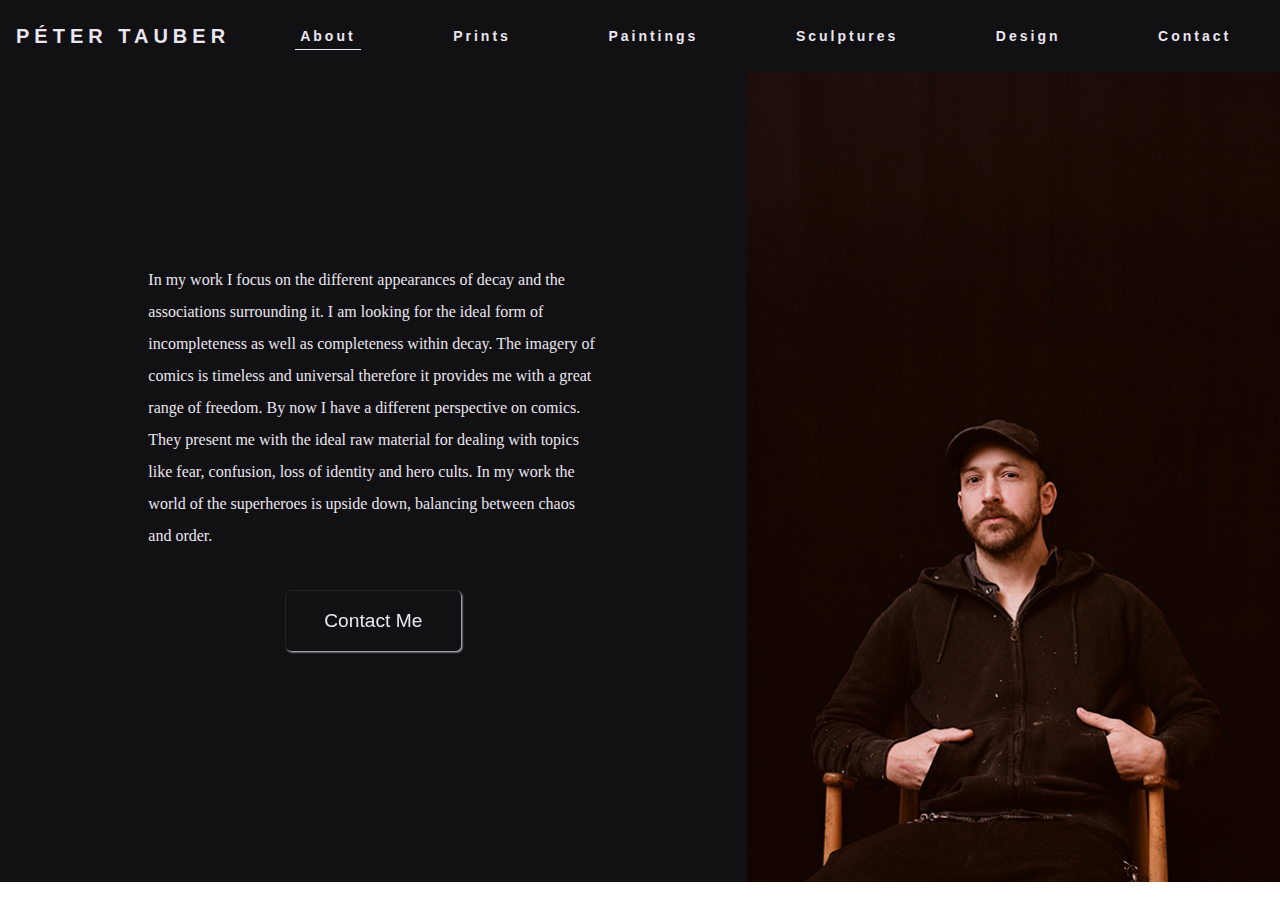
<file: about.html>
<!DOCTYPE html>
<html lang="en">
<head>
  <meta charset="UTF-8">
  <meta name="viewport" content="width=device-width, initial-scale=1.0">
  <meta http-equiv="X-UA-Compatible" content="ie=edge">
  <title>About</title>
  <link rel="stylesheet" href="./styles/style.min.css">
  <script src="./js/nav.js" defer></script>
</head>
<body>
  <nav>
  <div class="logo">
  <a href="./index.html">  <h4>Péter Tauber</h4></a>
  </div>
  <ul class="nav-links">
    <li><a href="./about.html" class="active">About</a></li>
    <li><a href="./prints.html">Prints</a></li>
    <li><a href="./paintings.html">Paintings</a></li>
    <li><a href="./sculptures.html">Sculptures</a></li>
    <li><a href="http://rostbrand.com" target="_blank">Design</a></li>
    <li><a href="./contact.html">Contact</a></li>
  </ul>
  <div class="burger">
    <div class="line1"></div>
     <div class="line2"></div>
     <div class="line3"></div>
  </div>
</nav>
  <section class="about" id="about">
    <div class="text">
    <p>In my work I focus on the different appearances of decay and the associations surrounding it. I am looking for the ideal form of incompleteness as well as completeness within decay. The imagery of comics is timeless and universal therefore it provides me with a great range of freedom. By now I have a different perspective on comics. They present me with the ideal raw material for dealing with topics like fear, confusion, loss of identity and hero cults. In my work the world of the superheroes is upside down, balancing between chaos and order. </p>

    <!-- <p>
Mein Hauptaugenmerk lege ich auf die verschiedenen Erscheinungen des Zerfalls und die mit ihr verbundenen Assoziationen. Ich suche so die ideale Form der Unvollständigkeit sowie die Vollständigkeit im Zerfall.
Die Bildsprache der Comics ist zeitlos und universell und bietet einen großen Spielraum für mich.
Mittlerweile habe ich eine andere Sichtweise auf Comics. Die liefern mir den idealen Rohstoff um Themen wie Angst, Verwirrung, Identitätsverlust oder Heldenkult zu bearbeiten.
Bei mir steht die Welt der Superhelden Kopf , balancierend zwischen Chaos und Ordnung. </p> -->
     <button><a href="./contact.html">Contact Me</a></button>
    </div>
    <div class="image">
      <img src="./img/peti.jpg" alt="Peter Tauber" id="peti">
      <div class="card-text">
        <ul>
          <li>
            Born in Budapest 1983
          </li>
          <li>2010 -2017 study on the Academy of Fine arts
             Vienna in the class of Prof. Daniel Richter.</li>
             <li>Currently lives and works in Vienna, Austria.</li>
        </ul>
      </div>
    </div>
  </section>

</body>
</html>
</file>
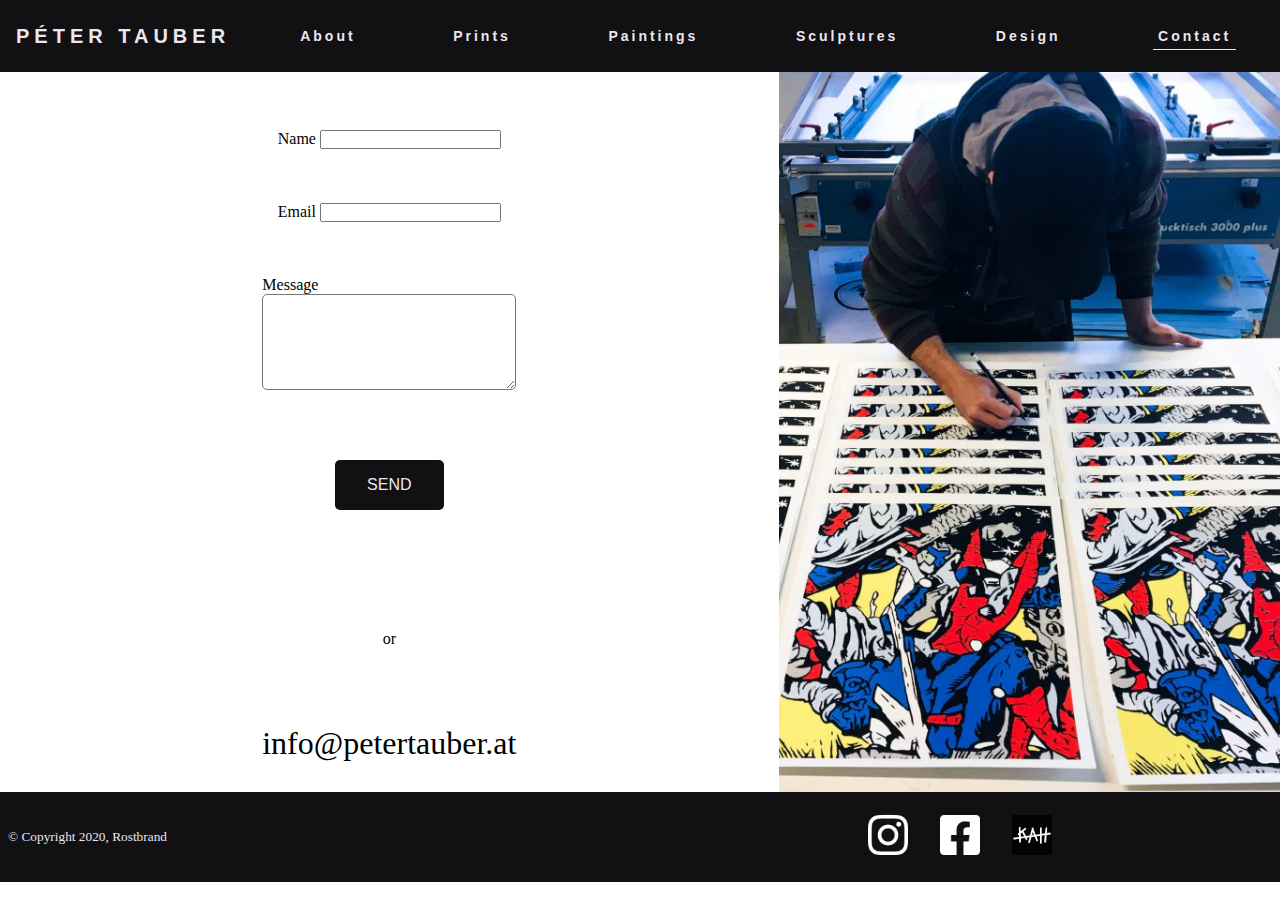
<file: contact.html>
<!DOCTYPE html>
<html lang="en">
<head>
  <meta charset="UTF-8">
  <meta name="viewport" content="width=device-width, initial-scale=1.0">
  <meta http-equiv="X-UA-Compatible" content="ie=edge">
  <title>Contact</title>
  <link rel="stylesheet" href="./styles/style.min.css">
  <script src="./js/nav.js" defer></script>
</head>
<body>
  <nav>
  <div class="logo">
    <a href="./index.html">  <h4>Péter Tauber</h4></a>
  </div>
  <ul class="nav-links">
    <li><a href="./about.html">About</a></li>
    <li><a href="./prints.html">Prints</a></li>
    <li><a href="./paintings.html">Paintings</a></li>
    <li><a href="./sculptures.html">Sculptures</a></li>
    <li><a href="http://rostbrand.com" target="_blank">Design</a></li>
    <li><a href="./contact.html" class="active">Contact</a></li>
  </ul>
  <div class="burger">
    <div class="line1"></div>
     <div class="line2"></div>
     <div class="line3"></div>
  </div>
</nav>
  <section class="contact">
    <div class="text">
  <form action="https://formspree.io/myynvoaj" method="POST">
      <div class="form-name">
      <label for="name">Name</label>
      <input type="text" id="name" name="name" required>
      </div>
      <div class="form-email">
      <label for="email">Email</label>
      <input type="email" id="email" name="name" required>
      </div>
      <div class="message">
      <label for="message">Message</label>
      <textarea name="message" id="message" required></textarea>
      </div>
      <input type="submit" class="submit" value="SEND">
    </form>
    <span>or</span>
<p class="email">  info@petertauber.at</p>
      </div>
      <div class="image">
        <img src="./img/contact.jpg" alt="Tauber Peter">
      </div>
  </section>
  <footer>
    <div class="copyright">
      <small>&copy; Copyright 2020, Rostbrand</small>
    </div>
   <div class="social-media">
     <a href="https://www.instagram.com/peter.tauber/" target="_blank"><img src="./img/insta.png" alt="instagram"></a>
     <a href="https://www.facebook.com/peter.tauber.9" target="_blank"><img src="./img/facebook.png" alt="facebook"></a>
     <a href="https://www.kunstabhinterhof.at/artist/peter-tauber/" target="_blank"><img src="./img/kah.png" alt="kunstabhinterhof"></a>
   </div>
  </footer>

</body>
</html>
</file>
<file: styles/style.min.css>
*{padding:0;margin:0;box-sizing:border-box}a{text-decoration:none;color:#ebe6f0}#app{position:relative;overflow-x:hidden}nav{position:relative;display:flex;justify-content:space-around;align-items:center;width:100%;min-height:8vh;font-family:'Poppins', sans-serif;background-color:#111012}.logo{color:#ebe6f0;text-transform:uppercase;letter-spacing:5px;font-size:20px;flex:1 1 15rem;padding-left:1rem}.nav-links{display:flex;justify-content:space-around;width:35%;list-style:none;flex:6 1 60rem}.nav-links a{text-decoration:none;color:#ebe6f0;font-weight:bold;font-size:14px;letter-spacing:3px;padding:5px;position:relative}.nav-links a:after{bottom:-1px;content:"";display:block;height:1px;left:50%;position:absolute;background:#ebe6f0;transition:width 0.3s ease 0s, left 0.3s ease 0s;width:0}.nav-links a:hover:after{width:100%;left:0}.nav-links a.active:after{width:100%;left:0}.burger{display:none;cursor:pointer}.burger div{width:25px;height:3px;background-color:#ebe6f0;margin:5px;border-radius:5px;transition:all 0.5s ease}@media screen and (max-width: 1024px){.nav-links{width:70%}}@media screen and (max-width: 768px){html,body{overflow-x:hidden}.nav-links{position:absolute;right:0px;height:82vh;top:8vh;display:flex;flex-direction:column;align-items:center;background-color:#111012;width:50%;transform:translatex(100%);transition:transform 0.5s ease-in}.nav-links li{opacity:0}.burger{display:block}}.nav-active{transform:translatex(0%)}@keyframes navLinkFade{from{opacity:0;transform:translatex(50px)}to{opacity:1;transform:translate(0px)}}.toggle .line1{transform:rotate(-45deg) translate(-5px, 6px)}.toggle .line2{opacity:0}.toggle .line3{transform:rotate(45deg) translate(-5px, -6px)}.hero{height:92vh;overflow:hidden}.hero img{height:100%;width:100%;object-fit:cover;pointer-events:none}.about{display:flex;flex-wrap:wrap;min-height:90vh;overflow:hidden;background-color:#111012;color:#ebe6f0}.about .text{display:flex;flex-direction:column;justify-content:center;align-items:center;flex:2 1 40rem}.about .text p{width:80%;max-width:450px;line-height:2rem}.about .text button{border:none;font-size:1.2rem;padding:1em 2em;margin:2em;background-color:#111012;border-radius:5px;filter:drop-shadow(1px 1px 1px #ebe6f0)}.about .text button:hover{opacity:0.7}.about .image{flex:1 1 30rem;max-width:100vw;position:relative}.about .image #peti{height:100%;width:100%;object-fit:cover}.about .image .card-text{width:80%;line-height:2rem;font-size:1.2rem;opacity:0;position:absolute;top:50%;left:50%;transform:translate(-50%, -50%);transition:opacity ease-out 350ms}.about .image:hover .card-text{opacity:1}.about .image img{transition:opacity ease-out 250ms}.about .image:hover img{opacity:0.2}footer{min-height:10vh;display:flex;flex-wrap:wrap;justify-content:space-between;align-items:center;flex-direction:row;background-color:#111012;color:#ebe6f0}footer .copyright{flex:1 1 40rem;display:flex;flex-wrap:wrap;justify-content:start;align-items:center;flex-direction:row;padding:0.5rem}footer .social-media{flex:1 1 40rem;display:flex;flex-wrap:wrap;justify-content:center;align-items:center;flex-direction:row;padding:0.5rem}footer .social-media a{margin:0.5rem 1rem}footer .social-media a img{max-width:2.5rem}.contact{display:flex;flex-wrap:wrap;min-height:80vh}.contact .text{flex:2 1 46rem;display:flex;flex-direction:column;justify-content:space-around;align-items:center}.contact .text form{display:flex;flex-direction:column;justify-content:space-around;align-items:center;min-height:50vh}.contact .text form textarea{padding:0.5rem;border-radius:5px;vertical-align:top;width:100%;min-height:6rem}.contact .text form .submit{border:none;font-size:1rem;padding:1em 2em;margin:1em;background-color:#111012;border-radius:5px;color:#ebe6f0}.contact .text span{margin:1em}.contact .text .email{font-size:2rem}.contact .image{flex:1 1 30rem}.contact .image img{height:100%;width:100%;object-fit:cover}.paintings,.prints,.sculptures,.thumb__gallery,.lighbox__gallery{display:flex;flex-wrap:wrap;justify-content:space-around;align-items:center;flex-direction:row;max-width:90vw;margin:auto;min-height:82vh}.prints .thumb__figure{width:300px;height:400px}.thumb__figure{width:200px;height:150px;transition:1s;padding:0.4rem;background:#f4f5f5;border:1px solid #dcdcdc;color:black;font-size:0.8rem;margin:1rem 1rem;cursor:pointer}.thumb__figure:hover{filter:grayscale(50%);transform:scale(1.1, 1.1)}.thumb__image{object-fit:cover;width:100%;height:100%}.thumb__caption{display:none}#lightbox{position:fixed;z-index:10;top:0;width:100%;height:100%;display:none}.lightbox__close{color:white;font-size:3rem;position:absolute;top:2vh;right:2vw;font-weight:bold}.lightbox__close:hover{color:#999;text-decoration:none;cursor:pointer}.lightbox__figure{position:relative;padding:0.8rem;background:#f4f5f5;border:1px solid #dcdcdc;width:-webkit-min-content;width:-moz-min-content;width:min-content}.lightbox__figure:hover .arrow{display:block}.lightbox__image{display:block;max-width:80vw;max-height:80vh;width:auto;height:auto}.ligthbox__caption{font-size:0.8rem}#lightbox.active{display:flex;flex-wrap:wrap;justify-content:center;align-items:center;flex-direction:row;background:rgba(0,0,0,0.9)}.arrow{cursor:pointer;position:absolute;top:50%;transform:translateY(-50%);padding:0.5em 1em;background-color:rgba(255,255,255,0.8);margin:0.5em;border-radius:5px;font-weight:bold;font-size:2rem;display:none;color:black}.arrow--left{left:0}.arrow--right{right:0}@media screen and (max-width: 600px){.paintings,.prints{margin-top:5vh}.gallery__figure{width:100px;height:80px;padding:0.2rem}.prints .gallery__figure{width:250px;height:auto}}
</file>
